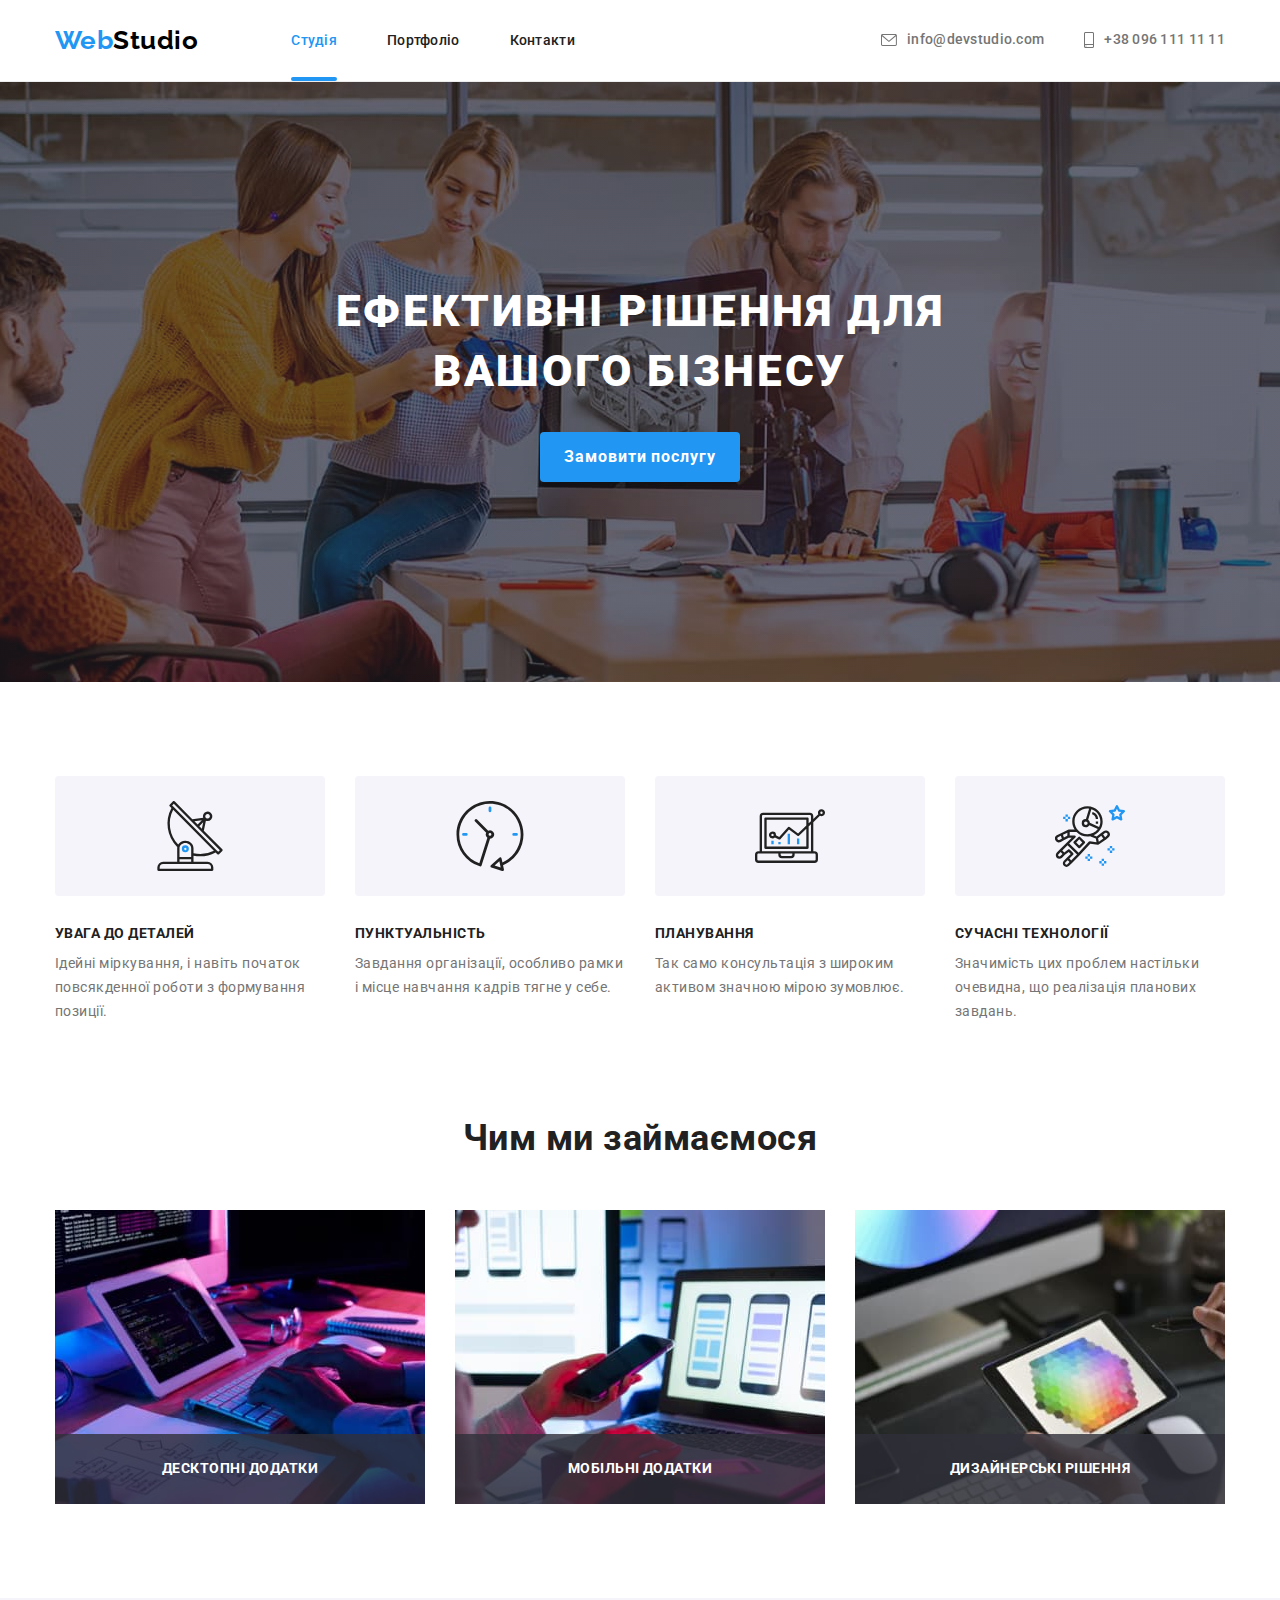
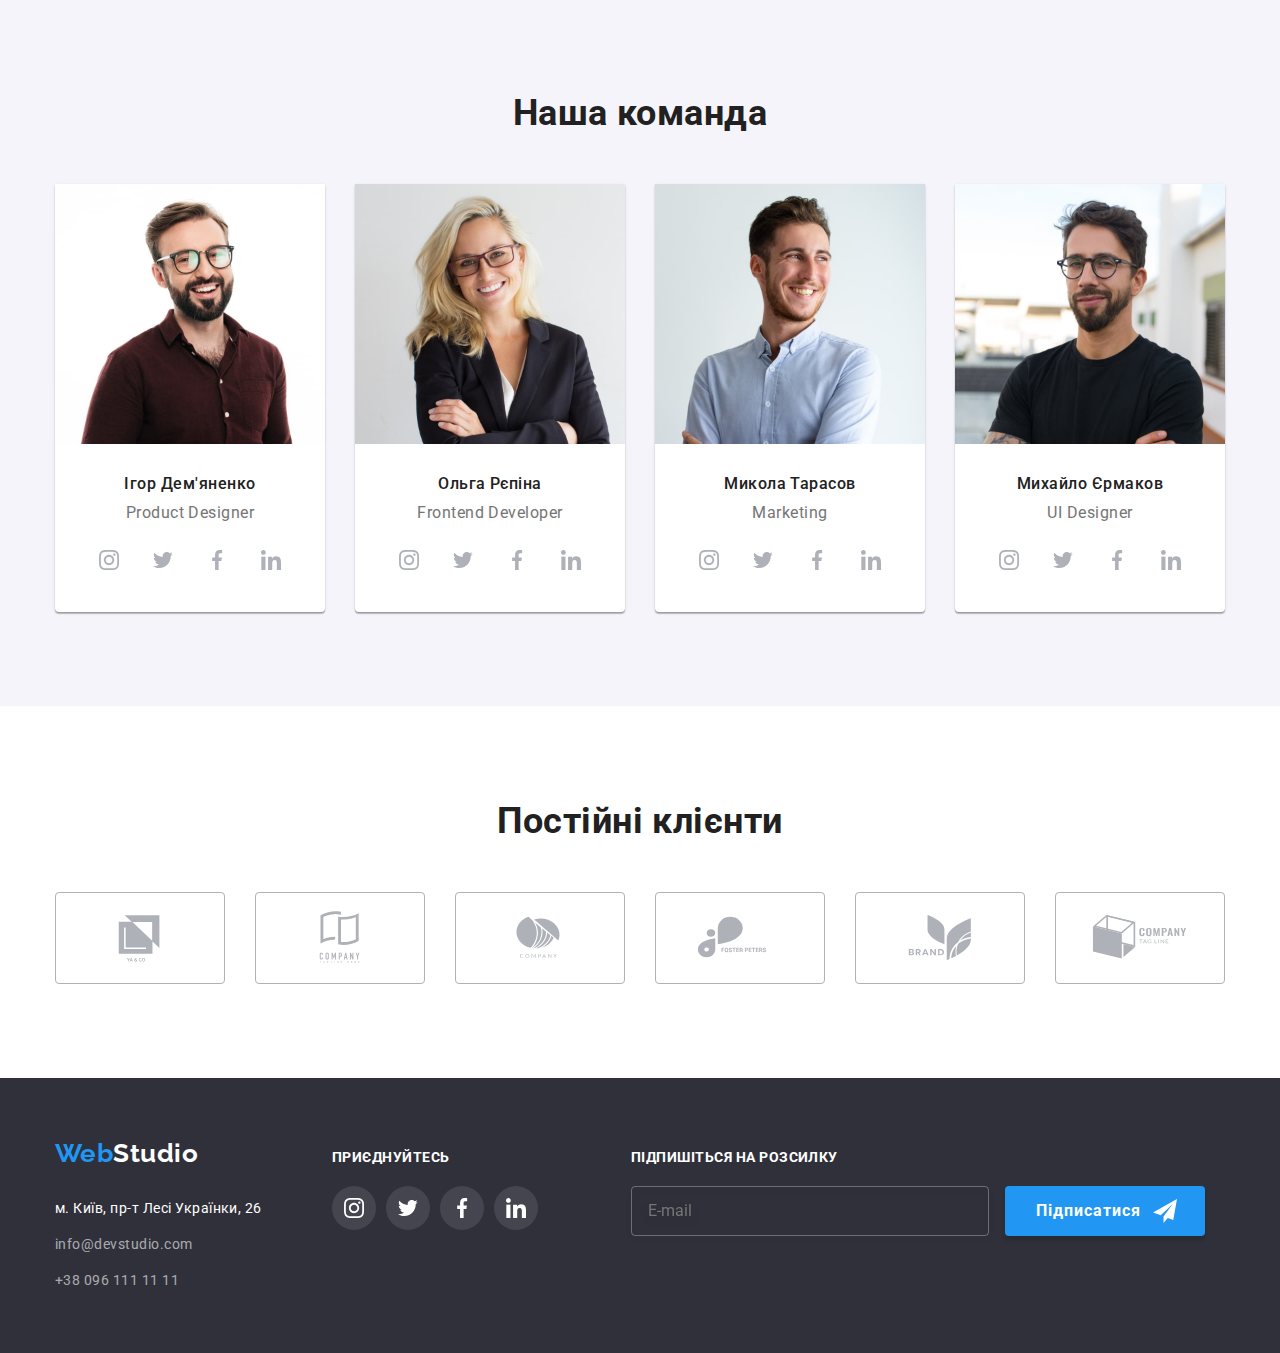
<file: index.html>
<!DOCTYPE html>
<html lang="uk">
  <head>
    <meta charset="UTF-8" />
    <meta http-equiv="X-UA-Compatible" content="IE=edge" />
    <meta name="viewport" content="width=device-width, initial-scale=1.0" />
    <title>WebStudio</title>
    <link
      href="https://fonts.googleapis.com/css2?family=Raleway:wght@700&family=Roboto:wght@400;500;700;900&display=swap"
      rel="stylesheet"
    />
    <link
      rel="stylesheet"
      href="https://cdnjs.cloudflare.com/ajax/libs/modern-normalize/1.1.0/modern-normalize.min.css"
    />

    <link rel="stylesheet" href="./css/main.min.css">
  </head>

  <body>
    <!--Шапка сайту-->
    <header class="header">
      <div class="container header__container">
        <!-- Навігація -->
        <nav class="site-nav">
          <a href="./index.html" lang="en" class="logo-header"
            ><span class="logo__web">Web</span>Studio</a
          >
          <ul class="site-nav__list list">
            <li class="site-nav__item">
              <a
                href="./index.html"
                class="site-nav__link site-nav__link--current"
                >Студія</a
              >
            </li>
            <li class="site-nav__item">
              <a href="./portfolio.html" class="site-nav__link">Портфоліо</a>
            </li>
            <li class="site-nav__item">
              <a href="#" class="site-nav__link">Контакти</a>
            </li>
          </ul>
        </nav>

        <!-- Контакти -->
        <ul class="contacts-nav list">
          <li class="contacts-nav__item">
            <a href="mailto:info@devstudio.com" class="contacts-nav__link">
              <svg width="16" height="12" class="contacts-nav__svg-envelope">
                <use href="./images/icons.svg#icon-envelope-hover"></use>
              </svg>
              info@devstudio.com
            </a>
          </li>
          <li class="contacts-nav__item">
            <a href="tel:+380961111111" class="contacts-nav__link">
              <svg width="10" height="16" class="contacts-nav__svg-smartphone">
                <use href="./images/icons.svg#icon-smartphone"></use>
              </svg>
              +38 096 111 11 11</a
            >
          </li>
        </ul>
      </div>
    </header>

    <main>
      <!--Секція hero-->
      <section class="hero">
        <h1 class="hero__title">Ефективні рішення для вашого бізнесу</h1>
        <button type="button" class="hero__btn" data-modal-open>
          Замовити послугу
        </button>
        <!-- Модалка -->
        <div class="backdrop is-hidden" data-modal>
          <div class="modal">
            <button type="button" class="modal__btn" data-modal-close>
              <svg class="modal__svg">
                <use href="./images/icons.svg#icon-close-black"></use>
              </svg>
            </button>
            <b class="modal__title">Залиште свої дані, ми вам передзвонимо</b>

            <form class="form">
              <label class="form__field">
                <span class="form__title">Ім'я</span>
                <input type="text" class="form__input" name="name" />
                <svg class="form__svg">
                  <use href="./images/icons.svg#icon-person"></use>
                </svg>
              </label>

              <label class="form__field">
                <span class="form__title">Телефон</span>
                <input type="tel" class="form__input" name="tel" />
                <svg class="form__svg">
                  <use href="./images/icons.svg#icon-phone"></use>
                </svg>
              </label>

              <label class="form__field">
                <span class="form__title">Пошта</span>
                <input type="email" class="form__input" name="email" />
                <svg class="form__svg">
                  <use href="./images/icons.svg#icon-email"></use>
                </svg>
              </label>

              <label class="form__comment">
                <span class="form__title">Коментар</span>
                <textarea
                  name="comment"
                  rows="8"
                  placeholder="Введіть текст"
                  class="form__textarea"
                ></textarea>
              </label>

              <label class="checkbox">
                <input
                  type="checkbox"
                  name="checkbox"
                  class="checkbox__input"
                  value="consent"
                />
                <svg class="checkbox__svg">
                  <use href="./images/icons.svg#icon-check"></use>
                </svg>

                <span class="checkbox__text"
                  >Погоджуюся з розсилкою та приймаю&nbsp;
                  <a href="#" class="checkbox__link">Умови договору</a>
                </span>
              </label>
              <button type="submit" class="form__btn">Відправити</button>
            </form>
          </div>
        </div>
      </section>

      <!--Секція особливості-->
      <section class="features">
        <div class="container">
          <h2 class="visually-hidden">Особливості</h2>

          <ul class="features__list list">
            <li class="features__item">
              <div class="features__box features__icon-antenna">
                <h3 class="features__title">Увага до деталей</h3>
                <p class="features__descr">
                  Ідейні міркування, і навіть початок повсякденної роботи з
                  формування позиції.
                </p>
              </div>
            </li>

            <li class="features__item">
              <div class="features__box features__icon-clock">
                <h3 class="features__title">Пунктуальність</h3>
                <p class="features__descr">
                  Завдання організації, особливо рамки і місце навчання кадрів
                  тягне у себе.
                </p>
              </div>
            </li>

            <li class="features__item">
              <div class="features__box features__icon-diagram">
                <h3 class="features__title">Планування</h3>
                <p class="features__descr">
                  Так само консультація з широким активом значною мірою
                  зумовлює.
                </p>
              </div>
            </li>

            <li class="features__item">
              <div class="features__box features__icon-astronaut">
                <h3 class="features__title">Сучасні технології</h3>
                <p class="features__descr">
                  Значимість цих проблем настільки очевидна, що реалізація
                  планових завдань.
                </p>
              </div>
            </li>
          </ul>
        </div>
      </section>
      <!--Секція чим ми займаємося-->
      <section class="actions">
        <div class="container">
          <h2 class="section-title">Чим ми займаємося</h2>
          <ul class="list actions__list">
            <li class="actions__item">
              <div>
                <img
                  src="./images/desktop_app.jpeg"
                  alt="десктопні додатки"
                  width="370"
                />
                <p class="actions__descr">Десктопні додатки</p>
              </div>
            </li>
            <li class="actions__item">
              <div>
                <img
                  src="./images/mobile_app.jpeg"
                  alt="мобільні додатки"
                  width="370"
                />
                <p class="actions__descr">Мобільні додатки</p>
              </div>
            </li>
            <li class="actions__item">
              <div>
                <img
                  src="./images/design_solutions.jpeg"
                  alt="дизайнерські рішення"
                  width="370"
                />
                <p class="actions__descr">Дизайнерські рішення</p>
              </div>
            </li>
          </ul>
        </div>
      </section>

      <!--Секція наша команда-->
      <section class="team">
        <div class="container team__container">
          <h2 class="section-title">Наша команда</h2>
          <ul class="list team__list">
            <li class="team__item">
              <img
                src="./images/ihor.jpeg"
                alt="Портрет Ігора Дем'яненко"
                width="270"
              />
              <div class="team__text">
                <h3 class="team__title">Ігор Дем'яненко</h3>
                <p class="team__position" lang="en">Product Designer</p>

                <ul class="social list">
                  <li class="social__item">
                    <a
                      href="#"
                      target="_blank"
                      rel="noreferrer noopener"
                      class="social__link"
                    >
                      <svg width="20" height="20">
                        <use href="./images/icons.svg#icon-instagram"></use>
                      </svg>
                    </a>
                  </li>
                  <li class="social__item">
                    <a
                      href="#"
                      target="_blank"
                      rel="noreferrer noopener"
                      class="social__link"
                    >
                      <svg width="20" height="20">
                        <use href="./images/icons.svg#icon-twitter"></use>
                      </svg>
                    </a>
                  </li>
                  <li class="social__item">
                    <a
                      href="#"
                      target="_blank"
                      rel="noreferrer noopener"
                      class="social__link"
                    >
                      <svg width="20" height="20">
                        <use href="./images/icons.svg#icon-facebook"></use>
                      </svg>
                    </a>
                  </li>
                  <li class="social__item">
                    <a
                      href="#"
                      target="_blank"
                      rel="noreferrer noopener"
                      class="social__link"
                    >
                      <svg width="20" height="20">
                        <use href="./images/icons.svg#icon-linkedin"></use>
                      </svg>
                    </a>
                  </li>
                </ul>
              </div>
            </li>
            <li class="team__item">
              <img
                src="./images/olha.jpeg"
                alt="портрет Ольги Рєпіної"
                width="270"
              />
              <div class="team__text">
                <h3 class="team__title">Ольга Рєпіна</h3>
                <p class="team__position" lang="en">Frontend Developer</p>
                <ul class="social list">
                  <li class="social__item">
                    <a
                      href="#"
                      target="_blank"
                      rel="noreferrer noopener"
                      class="social__link"
                    >
                      <svg width="20" height="20">
                        <use href="./images/icons.svg#icon-instagram"></use>
                      </svg>
                    </a>
                  </li>
                  <li class="social__item">
                    <a
                      href="#"
                      target="_blank"
                      rel="noreferrer noopener"
                      class="social__link"
                    >
                      <svg width="20" height="20">
                        <use href="./images/icons.svg#icon-twitter"></use>
                      </svg>
                    </a>
                  </li>
                  <li class="social__item">
                    <a
                      href="#"
                      target="_blank"
                      rel="noreferrer noopener"
                      class="social__link"
                    >
                      <svg width="20" height="20">
                        <use href="./images/icons.svg#icon-facebook"></use>
                      </svg>
                    </a>
                  </li>
                  <li class="social__item">
                    <a
                      href="#"
                      target="_blank"
                      rel="noreferrer noopener"
                      class="social__link"
                    >
                      <svg width="20" height="20">
                        <use href="./images/icons.svg#icon-linkedin"></use>
                      </svg>
                    </a>
                  </li>
                </ul>
              </div>
            </li>
            <li class="team__item">
              <img
                src="./images/mykola.jpeg"
                alt="портрет Миколи Тарасова"
                width="270"
              />
              <div class="team__text">
                <h3 class="team__title">Микола Тарасов</h3>
                <p class="team__position" lang="en">Marketing</p>
                <ul class="social list">
                  <li class="social__item">
                    <a
                      href="#"
                      target="_blank"
                      rel="noreferrer noopener"
                      class="social__link"
                    >
                      <svg width="20" height="20">
                        <use href="./images/icons.svg#icon-instagram"></use>
                      </svg>
                    </a>
                  </li>
                  <li class="social__item">
                    <a
                      href="#"
                      target="_blank"
                      rel="noreferrer noopener"
                      class="social__link"
                    >
                      <svg width="20" height="20">
                        <use href="./images/icons.svg#icon-twitter"></use>
                      </svg>
                    </a>
                  </li>
                  <li class="social__item">
                    <a
                      href="#"
                      target="_blank"
                      rel="noreferrer noopener"
                      class="social__link"
                    >
                      <svg width="20" height="20">
                        <use href="./images/icons.svg#icon-facebook"></use>
                      </svg>
                    </a>
                  </li>
                  <li class="social__item">
                    <a
                      href="#"
                      target="_blank"
                      rel="noreferrer noopener"
                      class="social__link"
                    >
                      <svg width="20" height="20">
                        <use href="./images/icons.svg#icon-linkedin"></use>
                      </svg>
                    </a>
                  </li>
                </ul>
              </div>
            </li>
            <li class="team__item">
              <img
                src="./images/mykhailo.jpeg"
                alt="портрет Михайла Єрмакова"
                width="270"
              />
              <div class="team__text">
                <h3 class="team__title">Михайло Єрмаков</h3>
                <p class="team__position" lang="en">UI Designer</p>
                <ul class="social list">
                  <li class="social__item">
                    <a
                      href="#"
                      target="_blank"
                      rel="noreferrer noopener"
                      class="social__link"
                    >
                      <svg width="20" height="20">
                        <use href="./images/icons.svg#icon-instagram"></use>
                      </svg>
                    </a>
                  </li>
                  <li class="social__item">
                    <a
                      href="#"
                      target="_blank"
                      rel="noreferrer noopener"
                      class="social__link"
                    >
                      <svg width="20" height="20">
                        <use href="./images/icons.svg#icon-twitter"></use>
                      </svg>
                    </a>
                  </li>
                  <li class="social__item">
                    <a
                      href="#"
                      target="_blank"
                      rel="noreferrer noopener"
                      class="social__link"
                    >
                      <svg width="20" height="20">
                        <use href="./images/icons.svg#icon-facebook"></use>
                      </svg>
                    </a>
                  </li>
                  <li class="social__item">
                    <a
                      href="#"
                      target="_blank"
                      rel="noreferrer noopener"
                      class="social__link"
                    >
                      <svg width="20" height="20">
                        <use href="./images/icons.svg#icon-linkedin"></use>
                      </svg>
                    </a>
                  </li>
                </ul>
              </div>
            </li>
          </ul>
        </div>
      </section>

      <!--Секція постійні клієнти-->
      <section class="clients">
        <div class="container">
          <h2 class="section-title">Постійні клієнти</h2>
          <ul class="clients__list">
            <li class="clients__item">
              <a
                href="#"
                target="_blank"
                rel="noreferrer noopener"
                class="clients__icon"
              >
                <svg width="106" height="60" class="clients__svg">
                  <use href="./images/icons.svg#icon-company-1"></use>
                </svg>
              </a>
            </li>
            <li class="clients__item">
              <a
                href="#"
                target="_blank"
                rel="noreferrer noopener"
                class="clients__icon"
              >
                <svg width="106" height="60" class="clients__svg">
                  <use href="./images/icons.svg#icon-company-2"></use>
                </svg>
              </a>
            </li>
            <li class="clients__item">
              <a
                href="#"
                target="_blank"
                rel="noreferrer noopener"
                class="clients__icon"
              >
                <svg width="106" height="60" class="clients__svg">
                  <use href="./images/icons.svg#icon-company-3"></use>
                </svg>
              </a>
            </li>
            <li class="clients__item">
              <a
                href="#"
                target="_blank"
                rel="noreferrer noopener"
                class="clients__icon"
              >
                <svg width="106" height="60" class="clients__svg">
                  <use href="./images/icons.svg#icon-company-4"></use>
                </svg>
              </a>
            </li>
            <li class="clients__item">
              <a href="#" class="clients__icon">
                <svg width="106" height="60" class="clients__svg">
                  <use href="./images/icons.svg#icon-company-5"></use>
                </svg>
              </a>
            </li>
            <li class="clients__item">
              <a
                href="#"
                target="_blank"
                rel="noreferrer noopener"
                class="clients__icon"
              >
                <svg width="106" height="60" class="clients__svg">
                  <use href="./images/icons.svg#icon-company-6"></use>
                </svg>
              </a>
            </li>
          </ul>
        </div>
      </section>
    </main>

    <!--ФУТЕР-->
    <footer class="footer">
      <div class="container footer__container">
        <div class="footer__address">
          <a href="./index.html" lang="en" class="logo footer__logo">
            <span class="logo__web">Web</span
            ><span class="logo__studio">Studio</span>
          </a>
          <!-- Футер адреса -->
          <address>
            <ul class="address__list list">
              <li class="address__item">
                <a
                  href="https://goo.gl/maps/CPtrU1FHBa2aNyZL9"
                  target="_blank"
                  rel="noopener noreferrer nofollow"
                  class="address__link-map"
                  >м. Київ, пр-т Лесі Українки, 26
                </a>
              </li>
              <li class="address__item">
                <a href="mailto:info@devstudio.com" class="address__link-contacts">
                  info@devstudio.com
                </a>
              </li>
              <li class="address__item">
                <a href="tel:+380961111111" class="address__link-contacts">
                  +38 096 111 11 11
                </a>
              </li>
            </ul>
          </address>
        </div>

        <!-- Футер соцмережі -->
        <div class="footer-social">
          <h3 class="footer-social__title">приєднуйтесь</h3>
          <ul class="footer-social__list list">
            <li class="footer-social__item">
              <a
                href="#"
                target="_blank"
                rel="noreferrer noopener"
                class="footer-social__link"
              >
                <svg class="footer-icon" width="20" height="20">
                  <use href="./images/icons.svg#icon-instagram"></use>
                </svg>
              </a>
            </li>
            <li class="footer-social__item">
              <a
                href="#"
                target="_blank"
                rel="noreferrer noopener"
                class="footer-social__link"
              >
                <svg class="footer-icon" width="20" height="20">
                  <use href="./images/icons.svg#icon-twitter"></use>
                </svg>
              </a>
            </li>
            <li class="footer-social__item">
              <a
                href="#"
                target="_blank"
                rel="noreferrer noopener"
                class="footer-social__link"
              >
                <svg class="footer-icon" width="20" height="20">
                  <use href="./images/icons.svg#icon-facebook"></use>
                </svg>
              </a>
            </li>
            <li class="footer-social__item">
              <a
                href="#"
                target="_blank"
                rel="noreferrer noopener"
                class="footer-social__link"
              >
                <svg class="footer-icon" width="20" height="20">
                  <use href="./images/icons.svg#icon-linkedin"></use>
                </svg>
              </a>
            </li>
          </ul>
        </div>
        <!-- Футер підписка -->
        <div class="subscription">
          <b class="subscription__title footer-social__title"
            >Підпишіться на розсилку</b
          >
          <form>
            <label for="email" class="form-email"></label>
            <input
              type="email"
              name="email"
              placeholder="E-mail"
              id="email"
              class="subscription__input"
            />
            <button type="submit" class="subscription__btn">
              Підписатися
              <svg class="subscription__svg">
                <use href="./images/icons.svg#icon-icon"></use>
              </svg>
            </button>
          </form>
        </div>
      </div>
    </footer>
    <script src="./js/modal.js"></script>
  </body>
</html>
</file>
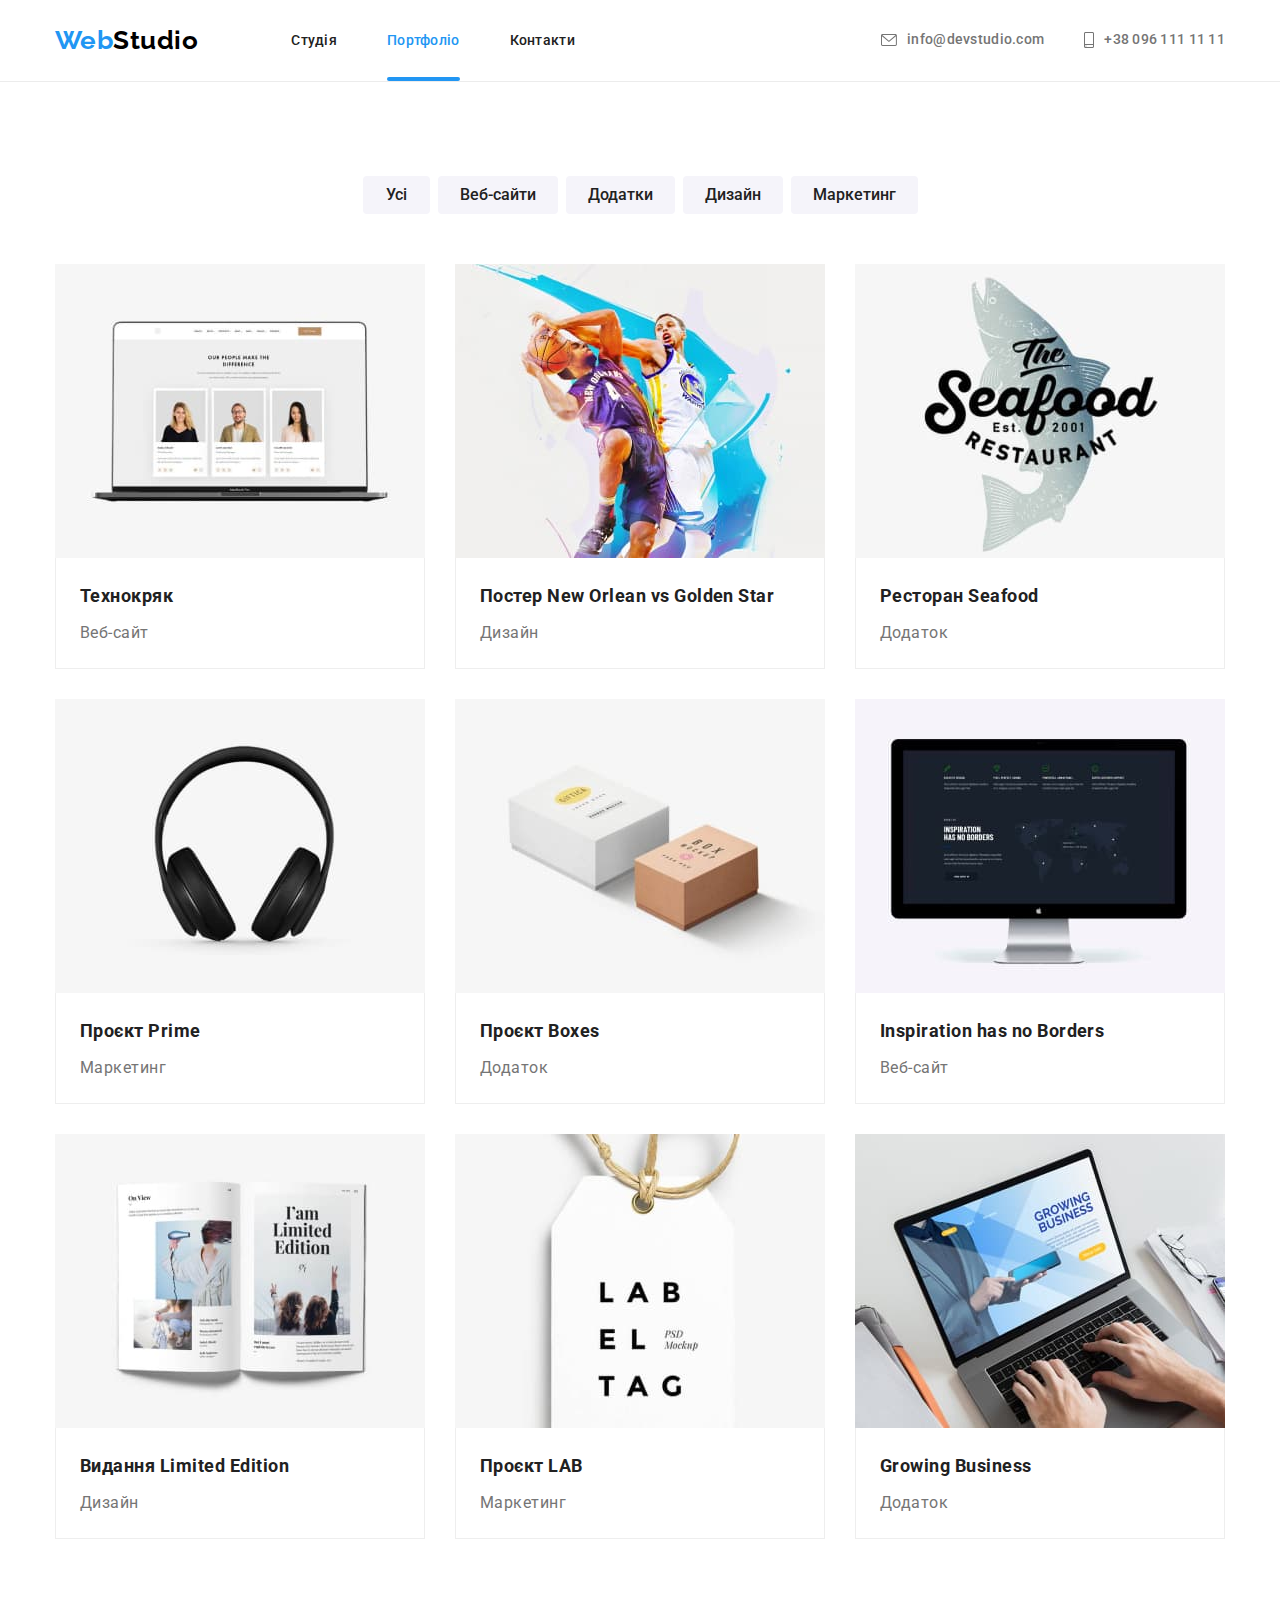
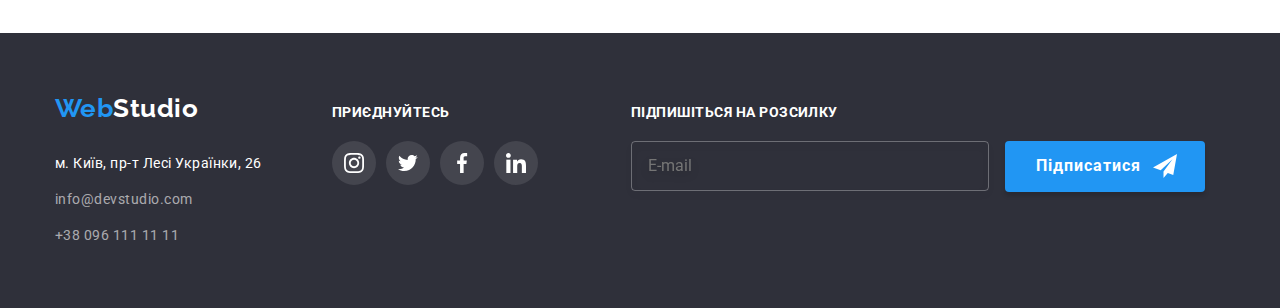
<file: portfolio.html>
<!DOCTYPE html>
<html lang="en">
  <head>
    <meta charset="UTF-8" />
    <meta http-equiv="X-UA-Compatible" content="IE=edge" />
    <meta name="viewport" content="width=device-width, initial-scale=1.0" />
    <title>Portfolio</title>
    <link
      href="https://fonts.googleapis.com/css2?family=Raleway:wght@700&family=Roboto:wght@400;500;700;900&display=swap"
      rel="stylesheet"
    />
    <link
      rel="stylesheet"
      href="https://cdnjs.cloudflare.com/ajax/libs/modern-normalize/1.1.0/modern-normalize.min.css"
    />
    <link rel="stylesheet" href="./css/main.min.css">
  </head>
  <body>
    <!--Шапка сайту-->
    <header class="header">
      <div class="container header__container">
        <!-- Навігація -->
        <nav class="site-nav">
          <a href="./index.html" lang="en" class="logo-header"
            ><span class="logo__web">Web</span>Studio</a
          >
          <ul class="site-nav__list list">
            <li class="site-nav__item">
              <a
                href="./index.html"
                class="site-nav__link"
                >Студія</a
              >
            </li>
            <li class="site-nav__item">
              <a href="./portfolio.html" class="site-nav__link site-nav__link--current">Портфоліо</a>
            </li>
            <li class="site-nav__item">
              <a href="#" class="site-nav__link">Контакти</a>
            </li>
          </ul>
        </nav>

        <!-- Контакти -->
        <ul class="contacts-nav list">
          <li class="contacts-nav__item">
            <a href="mailto:info@devstudio.com" class="contacts-nav__link">
              <svg width="16" height="12" class="contacts-nav__svg-envelope">
                <use href="./images/icons.svg#icon-envelope-hover"></use>
              </svg>
              info@devstudio.com
            </a>
          </li>
          <li class="contacts-nav__item">
            <a href="tel:+380961111111" class="contacts-nav__link">
              <svg width="10" height="16" class="contacts-nav__svg-smartphone">
                <use href="./images/icons.svg#icon-smartphone"></use>
              </svg>
              +38 096 111 11 11</a
            >
          </li>
        </ul>
      </div>
    </header>
    <main>
      <!--Секція Портфоліо-->
      <section class="portfolio">
        <div class="container">
          <h1 class="visually-hidden">Портфоліо</h1>
          <!-- Кнопки -->
          <ul class="list portfolio__list">
            <li class="portfolio__item">
              <button type="button" class="portfolio__btn">Усі</button>
            </li>
            <li class="portfolio__item">
              <button type="button" class="portfolio__btn">Веб-сайти</button>
            </li>
            <li class="portfolio__item">
              <button type="button" class="portfolio__btn">Додатки</button>
            </li>
            <li class="portfolio__item">
              <button type="button" class="portfolio__btn">Дизайн</button>
            </li>
            <li class="portfolio__item">
              <button type="button" class="portfolio__btn">Маркетинг</button>
            </li>
          </ul>
          <!-- Картки -->
          <ul class="card list">
            <li class="card__item">
              <a href="#" class="card__link">
                <div class="card__overlay">
                  <img
                    src="./images/page_design.jpeg"
                    alt="Дизайн веб-сторінки"
                    width="370"
                    class="card__img"
                  />
                  <p class="card__overlay-text">
                    Ресурс пропонує комплексні пропозиції з різним рівнем
                    функціоналу та сервісів. Все це дозволить відвідувачу
                    отримати вичерпні відомості про компанію чи приватну особу.
                  </p>
                </div>
                <div class="card__text">
                  <h2 class="card__title">Технокряк</h2>
                  <p class="card__descr">Веб-сайт</p>
                </div>
              </a>
            </li>
            <li class="card__item">
              <a href="#" class="card__link">
                <div class="card__overlay">
                  <img
                    src="./images/basketball.jpeg"
                    alt="Постер з двома баскетболістами"
                    width="370"
                    class="card__img"
                  />
                  <p class="card__overlay-text">
                    Ресурс пропонує комплексні пропозиції з різним рівнем
                    функціоналу та сервісів. Все це дозволить відвідувачу
                    отримати вичерпні відомості про компанію чи приватну особу.
                  </p>
                </div>
                <div class="card__text">
                  <h2 class="card__title">
                    Постер <span lang="en">New Orlean vs Golden Star</span>
                  </h2>
                  <p class="card__descr">Дизайн</p>
                </div>
              </a>
            </li>
            <li class="card__item">
              <a href="#" class="card__link">
                <div class="card__overlay">
                  <img
                    src="./images/fish_restaurant.jpeg"
                    alt="Постер рибного ресторану"
                    width="370"
                    class="card__img"
                  />
                  <p class="card__overlay-text">
                    Ресурс пропонує комплексні пропозиції з різним рівнем
                    функціоналу та сервісів. Все це дозволить відвідувачу
                    отримати вичерпні відомості про компанію чи приватну особу.
                  </p>
                </div>
                <div class="card__text">
                  <h2 class="card__title">
                    Ресторан <span lang="en">Seafood</span>
                  </h2>
                  <p class="card__descr">Додаток</p>
                </div>
              </a>
            </li>
            <li class="card__item">
              <a href="#" class="card__link">
                <div class="card__overlay">
                  <img
                    src="./images/headphones.jpeg"
                    alt="Навушники"
                    width="370"
                    class="card__img"
                  />
                  <p class="card__overlay-text">
                    Ресурс пропонує комплексні пропозиції з різним рівнем
                    функціоналу та сервісів. Все це дозволить відвідувачу
                    отримати вичерпні відомості про компанію чи приватну особу.
                  </p>
                </div>
                <div class="card__text">
                  <h2 class="card__title">
                    Проєкт <span lang="en">Prime</span>
                  </h2>
                  <p class="card__descr">Маркетинг</p>
                </div>
              </a>
            </li>
            <li class="card__item">
              <a href="#" class="card__link">
                <div class="card__overlay">
                  <img
                    src="./images/boxes.jpeg"
                    alt="Коробки"
                    width="370"
                    class="card__img"
                  />
                  <p class="card__overlay-text">
                    Ресурс пропонує комплексні пропозиції з різним рівнем
                    функціоналу та сервісів. Все це дозволить відвідувачу
                    отримати вичерпні відомості про компанію чи приватну особу.
                  </p>
                </div>
                <div class="card__text">
                  <h2 class="card__title">
                    Проєкт <span lang="en">Boxes</span>
                  </h2>
                  <p class="card__descr">Додаток</p>
                </div>
              </a>
            </li>
            <li class="card__item">
              <a href="#" class="card__link">
                <div class="card__overlay">
                  <img
                    src="./images/website.jpeg"
                    alt="Веб-сайт"
                    width="370"
                    class="card__img"
                  />
                  <p class="card__overlay-text">
                    Ресурс пропонує комплексні пропозиції з різним рівнем
                    функціоналу та сервісів. Все це дозволить відвідувачу
                    отримати вичерпні відомості про компанію чи приватну особу.
                  </p>
                </div>
                <div class="card__text">
                  <h2 class="card__title" lang="en">
                    Inspiration has no Borders
                  </h2>
                  <p class="card__descr">Веб-сайт</p>
                </div>
              </a>
            </li>
            <li class="card__item">
              <a href="#" class="card__link">
                <div class="card__overlay">
                  <img
                    src="./images/publication_design.jpeg"
                    alt="Видання"
                    width="370"
                    class="card__img"
                  />
                  <p class="card__overlay-text">
                    Ресурс пропонує комплексні пропозиції з різним рівнем
                    функціоналу та сервісів. Все це дозволить відвідувачу
                    отримати вичерпні відомості про компанію чи приватну особу.
                  </p>
                </div>
                <div class="card__text">
                  <h2 class="card__title">
                    Видання <span lang="en">Limited Edition</span>
                  </h2>
                  <p class="card__descr">Дизайн</p>
                </div>
              </a>
            </li>
            <li class="card__item">
              <a href="#" class="card__link">
                <div class="card__overlay">
                  <img
                    src="./images/label_tag.jpeg"
                    alt="Лейбл тег"
                    width="370"
                    class="card__img"
                  />
                  <p class="card__overlay-text">
                    Ресурс пропонує комплексні пропозиції з різним рівнем
                    функціоналу та сервісів. Все це дозволить відвідувачу
                    отримати вичерпні відомості про компанію чи приватну особу.
                  </p>
                </div>
                <div class="card__text">
                  <h2 class="card__title">
                    Проєкт <span class="en">LAB</span>
                  </h2>
                  <p class="card__descr">Маркетинг</p>
                </div>
              </a>
            </li>
            <li class="card__item">
              <a href="#" class="card__link">
                <div class="card__overlay">
                  <img
                    src="./images/web_app.jpeg"
                    alt="Веб-додаток"
                    width="370"
                    class="card__img"
                  />
                  <p class="card__overlay-text">
                    Ресурс пропонує комплексні пропозиції з різним рівнем
                    функціоналу та сервісів. Все це дозволить відвідувачу
                    отримати вичерпні відомості про компанію чи приватну особу.
                  </p>
                </div>
                <div class="card__text">
                  <h2 class="card__title" lang="en">Growing Business</h2>
                  <p class="card__descr">Додаток</p>
                </div>
              </a>
            </li>
          </ul>
        </div>
      </section>
    </main>

    <!--ФУТЕР-->
    <footer class="footer">
      <div class="container footer__container">
        <div class="footer__address">
          <a href="./index.html" lang="en" class="logo footer__logo">
            <span class="logo__web">Web</span
            ><span class="logo__studio">Studio</span>
          </a>
          <!-- Футер адреса -->
          <address>
            <ul class="address__list list">
              <li class="address__item">
                <a
                  href="https://goo.gl/maps/CPtrU1FHBa2aNyZL9"
                  target="_blank"
                  rel="noopener noreferrer nofollow"
                  class="address__link-map"
                  >м. Київ, пр-т Лесі Українки, 26
                </a>
              </li>
              <li class="address__item">
                <a href="mailto:info@devstudio.com" class="address__link-contacts">
                  info@devstudio.com
                </a>
              </li>
              <li class="address__item">
                <a href="tel:+380961111111" class="address__link-contacts">
                  +38 096 111 11 11
                </a>
              </li>
            </ul>
          </address>
        </div>

        <!-- Футер соцмережі -->
        <div class="footer-social">
          <h3 class="footer-social__title">приєднуйтесь</h3>
          <ul class="footer-social__list list">
            <li class="footer-social__item">
              <a
                href="#"
                target="_blank"
                rel="noreferrer noopener"
                class="footer-social__link"
              >
                <svg class="footer-icon" width="20" height="20">
                  <use href="./images/icons.svg#icon-instagram"></use>
                </svg>
              </a>
            </li>
            <li class="footer-social__item">
              <a
                href="#"
                target="_blank"
                rel="noreferrer noopener"
                class="footer-social__link"
              >
                <svg class="footer-icon" width="20" height="20">
                  <use href="./images/icons.svg#icon-twitter"></use>
                </svg>
              </a>
            </li>
            <li class="footer-social__item">
              <a
                href="#"
                target="_blank"
                rel="noreferrer noopener"
                class="footer-social__link"
              >
                <svg class="footer-icon" width="20" height="20">
                  <use href="./images/icons.svg#icon-facebook"></use>
                </svg>
              </a>
            </li>
            <li class="footer-social__item">
              <a
                href="#"
                target="_blank"
                rel="noreferrer noopener"
                class="footer-social__link"
              >
                <svg class="footer-icon" width="20" height="20">
                  <use href="./images/icons.svg#icon-linkedin"></use>
                </svg>
              </a>
            </li>
          </ul>
        </div>
        <!-- Футер підписка -->
        <div class="subscription">
          <b class="subscription__title footer-social__title"
            >Підпишіться на розсилку</b
          >
          <form>
            <label for="email" class="form-email"></label>
            <input
              type="email"
              name="email"
              placeholder="E-mail"
              id="email"
              class="subscription__input"
            />
            <button type="submit" class="subscription__btn">
              Підписатися
              <svg class="subscription__svg">
                <use href="./images/icons.svg#icon-icon"></use>
              </svg>
            </button>
          </form>
        </div>
      </div>
    </footer>
  </body>
</html>
</file>
<file: css/main.min.css>
.list{padding:0;margin:0;list-style:none}h1,h2,h3,p{margin-top:0}body{margin:0;font-family:Roboto,system-ui;font-style:normal;font-weight:400;letter-spacing:.03em;color:#757575}img{display:block;max-width:100%;height:auto}a{text-decoration:none;color:inherit}.container{margin-bottom:0;margin-left:auto;margin-right:auto;width:1200px;padding-left:15px;padding-right:15px}.logo-header{margin-right:93px;padding:25px 0;font-family:Raleway,sans-serif;font-weight:700;font-size:26px;line-height:1.19;color:#000}.logo__web{color:#2196f3}.logo__studio{color:#fff}.visually-hidden{position:absolute;white-space:nowrap;width:1px;height:1px;overflow:hidden;border:0;padding:0;clip:rect(0 0 0 0);-webkit-clip-path:inset(50%);clip-path:inset(50%);margin:-1px}.header{border-bottom:1px solid #ececec}.header__container{display:-webkit-box;display:-ms-flexbox;display:flex;margin-top:0;margin-bottom:0}.site-nav{display:-webkit-box;display:-ms-flexbox;display:flex;-webkit-box-align:center;-ms-flex-align:center;align-items:center}.site-nav__list{display:-webkit-box;display:-ms-flexbox;display:flex}.site-nav__item:not(:last-child){margin-right:50px}.site-nav__link{position:relative;padding:32px 0;font-weight:500;font-size:14px;line-height:1.14;letter-spacing:.02em;color:#212121;-webkit-transition:color 250ms cubic-bezier(0.4, 0, 0.2, 1);transition:color 250ms cubic-bezier(0.4, 0, 0.2, 1)}.site-nav__link--current::after{content:"";position:absolute;display:block;width:100%;height:4px;border-radius:2px;bottom:-1px;background-color:#2196f3}.site-nav__link:hover,.site-nav__link:focus{color:#2196f3}.site-nav__link--current{color:#2196f3}.contacts-nav{position:relative;display:-webkit-box;display:-ms-flexbox;display:flex;-webkit-box-align:center;-ms-flex-align:center;align-items:center;margin-left:auto}.contacts-nav__item:not(:last-child){margin-right:40px}.contacts-nav__link{color:#757575;font-weight:500;font-size:14px;line-height:1.14;letter-spacing:.02em;-webkit-transition:color 250ms cubic-bezier(0.4, 0, 0.2, 1);transition:color 250ms cubic-bezier(0.4, 0, 0.2, 1)}.contacts-nav__link:hover,.contacts-nav__link:focus{color:#2196f3}.contacts-nav__link{display:-webkit-inline-box;display:-ms-inline-flexbox;display:inline-flex;-webkit-box-align:center;-ms-flex-align:center;align-items:center;font-weight:500;letter-spacing:.02em;color:#757575;padding-top:32px;padding-bottom:32px;fill:currentColor}.contacts-nav__link:hover,.contacts-nav__link:focus{color:#2196f3}.contacts-nav__svg-envelope{margin-right:10px;width:16px;height:12px}.contacts-nav__svg-smartphone{margin-right:10px;width:10px;height:16px}.hero{padding:200px;max-width:1600px;margin-right:auto;margin-left:auto;background-color:#c4c4c4;text-align:center;background-image:-webkit-gradient(linear, left bottom, left top, from(rgba(47, 48, 58, 0.4)), to(rgba(47, 48, 58, 0.4))),url(../images/hero-bg.jpeg);background-image:linear-gradient(to top, rgba(47, 48, 58, 0.4), rgba(47, 48, 58, 0.4)),url(../images/hero-bg.jpeg);background-repeat:no-repeat;background-position:center;background-size:cover}.hero__title{margin-bottom:30px;margin:auto;max-width:696px;font-weight:900;font-size:44px;line-height:1.36;text-align:center;letter-spacing:.06em;text-transform:uppercase;color:#fff}.hero__btn{margin-top:30px;border-radius:4px;padding:10px 24px;min-width:67px;font-family:Roboto,system-ui;font-weight:700;font-size:16px;line-height:1.88;letter-spacing:.06em;cursor:pointer;-webkit-transition:background-color 250ms cubic-bezier(0.4, 0, 0.2, 1);transition:background-color 250ms cubic-bezier(0.4, 0, 0.2, 1);border:0;border-radius:4px;-webkit-box-shadow:0px 4px 4px rgba(0,0,0,.15);box-shadow:0px 4px 4px rgba(0,0,0,.15);color:#fff;background-color:#2196f3}.hero__btn:hover,.hero__btn:focus{background-color:#188ce8}.modal{position:absolute;top:50%;left:50%;-webkit-transform:translate(-50%, -50%) scale(1);transform:translate(-50%, -50%) scale(1);-webkit-transition:-webkit-transform 250ms cubic-bezier(0.4, 0, 0.2, 1);transition:-webkit-transform 250ms cubic-bezier(0.4, 0, 0.2, 1);transition:transform 250ms cubic-bezier(0.4, 0, 0.2, 1);transition:transform 250ms cubic-bezier(0.4, 0, 0.2, 1), -webkit-transform 250ms cubic-bezier(0.4, 0, 0.2, 1);min-width:528px;min-height:581px;padding:40px;background:#fff}.modal__btn{position:absolute;top:8px;right:8px;width:30px;height:30px;padding:6px;border:1px solid rgba(0,0,0,.1);border-radius:50%;cursor:pointer;background-color:#fff;fill:#000}.modal__btn:hover,.modal__btn:focus{fill:#2196f3}.modal__svg{position:absolute;width:18px;height:18px;top:50%;-webkit-transform:translate(-50%, -50%);transform:translate(-50%, -50%)}.modal__title{display:inline-block;margin-bottom:12px;font-weight:700;font-size:20px;line-height:1.15;text-align:center;letter-spacing:.03em;color:#212121}.backdrop{position:fixed;top:0;left:0;width:100%;height:100%;opacity:1;-webkit-transition:visibility 250ms cubic-bezier(0.4, 0, 0.2, 1),opacity 250ms cubic-bezier(0.4, 0, 0.2, 1);transition:visibility 250ms cubic-bezier(0.4, 0, 0.2, 1),opacity 250ms cubic-bezier(0.4, 0, 0.2, 1);visibility:visible;background-color:rgba(0,0,0,.2)}.backdrop.is-hidden{visibility:hidden;opacity:0;pointer-events:none}.form{display:-webkit-box;display:-ms-flexbox;display:flex;-webkit-box-orient:vertical;-webkit-box-direction:normal;-ms-flex-direction:column;flex-direction:column;-webkit-box-align:start;-ms-flex-align:start;align-items:flex-start}.form__title{margin-bottom:4px;font-size:12px;line-height:1.17;letter-spacing:.01em}.form__input{width:448px;height:40px;padding-left:42px;border:1px solid rgba(33,33,33,.2);border-radius:4px;cursor:pointer}.form__field:focus-within>.form__input,.form__field:focus-within>.form__svg,.form__comment:focus-within>.form__textarea{fill:#2196f3;outline:none;border-color:#2196f3}.form__field{position:relative;display:-webkit-box;display:-ms-flexbox;display:flex;-webkit-box-orient:vertical;-webkit-box-direction:normal;-ms-flex-direction:column;flex-direction:column;-webkit-box-align:start;-ms-flex-align:start;align-items:flex-start;margin-bottom:10px}.form__svg{position:absolute;top:50%;left:15px;width:18px;height:18px}.form__comment{display:-webkit-box;display:-ms-flexbox;display:flex;-webkit-box-orient:vertical;-webkit-box-direction:normal;-ms-flex-direction:column;flex-direction:column;-webkit-box-align:start;-ms-flex-align:start;align-items:flex-start;margin-bottom:20px}.form__textarea{resize:none;width:448px;height:120px;padding:12px 16px;border:1px solid rgba(33,33,33,.2);border-radius:4px}.form__textarea::-webkit-input-placeholder{font-size:12px;line-height:1.17;letter-spacing:.01em;color:rgba(117,117,117,.5)}.form__textarea::-moz-placeholder{font-size:12px;line-height:1.17;letter-spacing:.01em;color:rgba(117,117,117,.5)}.form__textarea:-ms-input-placeholder{font-size:12px;line-height:1.17;letter-spacing:.01em;color:rgba(117,117,117,.5)}.form__textarea::-ms-input-placeholder{font-size:12px;line-height:1.17;letter-spacing:.01em;color:rgba(117,117,117,.5)}.form__textarea::placeholder{font-size:12px;line-height:1.17;letter-spacing:.01em;color:rgba(117,117,117,.5)}.form__btn{padding:10px 52px;min-width:200px;min-height:50px;margin-left:auto;margin-right:auto;-webkit-box-pack:center;-ms-flex-pack:center;justify-content:center;-webkit-box-align:center;-ms-flex-align:center;align-items:center;font-weight:700;font-size:16px;line-height:1.88;letter-spacing:.06em;cursor:pointer;-webkit-transition:background-color 250ms cubic-bezier(0.4, 0, 0.2, 1);transition:background-color 250ms cubic-bezier(0.4, 0, 0.2, 1);border:0;border-radius:4px;-webkit-box-shadow:0px 4px 4px rgba(0,0,0,.15);box-shadow:0px 4px 4px rgba(0,0,0,.15);color:#fff;background-color:#2196f3}.form__btn:hover,.form__btn:focus{background-color:#188ce8}.checkbox{display:-webkit-box;display:-ms-flexbox;display:flex;-webkit-box-pack:center;-ms-flex-pack:center;justify-content:center;-webkit-box-align:center;-ms-flex-align:center;align-items:center;margin-left:auto;margin-right:auto;margin-bottom:30px}.checkbox__text{display:-webkit-box;display:-ms-flexbox;display:flex;-webkit-box-pack:center;-ms-flex-pack:center;justify-content:center;-webkit-box-align:center;-ms-flex-align:center;align-items:center;font-size:14px;line-height:1.71}.checkbox__link{text-decoration:underline;cursor:pointer;color:#2196f3}.checkbox__input{position:absolute;white-space:nowrap;width:1px;height:1px;overflow:hidden;border:0;padding:0;clip:rect(0 0 0 0);-webkit-clip-path:inset(50%);clip-path:inset(50%);margin:-1px;cursor:pointer}.checkbox__svg{width:16px;height:15px;margin-right:8.38px;border:2px solid #212121;border-radius:4px;fill:#fff;-webkit-transition:background-color 250ms cubic-bezier(0.4, 0, 0.2, 1);transition:background-color 250ms cubic-bezier(0.4, 0, 0.2, 1)}.checkbox__input:checked+.checkbox__svg{background-color:#2196f3;border-color:#2196f3}.features{padding:94px 0px}.features .features__list{display:-webkit-box;display:-ms-flexbox;display:flex}.features__item:not(:last-child){margin-right:30px}.features__item{width:270px;margin-left:0}.features__title{margin-bottom:10px;color:#212121;font-weight:700;font-size:14px;line-height:1.14;text-transform:uppercase}.features__descr{margin-bottom:0;font-size:14px;line-height:1.71}.features__box::before{content:"";display:block;width:270px;height:120px;margin-bottom:30px;background-color:#f5f4fa;border-radius:4px;background-repeat:no-repeat;background-position:center}.features__icon-antenna::before{background-image:url(../images/antenna.svg)}.features__icon-clock::before{background-image:url(../images/clock.svg)}.features__icon-diagram::before{background-image:url(../images/diagram.svg)}.features__icon-astronaut::before{background-image:url(../images/astronaut.svg)}.actions{padding-bottom:94px}.actions__list{display:-webkit-box;display:-ms-flexbox;display:flex}.actions__item:not(:last-child){margin-right:30px}.actions__item{position:relative}.actions__descr{position:absolute;bottom:0px;left:0;display:-webkit-box;display:-ms-flexbox;display:flex;margin:0;width:100%;height:70px;font-weight:700;font-size:14px;line-height:1.14;text-transform:uppercase;-webkit-box-pack:center;-ms-flex-pack:center;justify-content:center;-webkit-box-align:center;-ms-flex-align:center;align-items:center;color:#fff;background-color:rgba(47,48,58,.8)}.section-title{margin-bottom:50px;color:#212121;font-weight:700;font-size:36px;line-height:1.17;text-align:center}.team{padding:94px 0;background-color:#f5f4fa}.team__container{margin-bottom:0}.team__list{display:-webkit-box;display:-ms-flexbox;display:flex}.team__text{padding:30px 0}.team__title{margin-bottom:10px;color:#212121;font-weight:500;font-size:16px;line-height:1.19;text-align:center}.team__position{margin-top:0;margin-bottom:0;font-size:16px;line-height:1.19;text-align:center}.team__item{background-color:#fff;-webkit-box-shadow:0px 1px 3px rgba(0,0,0,.12),0px 1px 1px rgba(0,0,0,.14),0px 2px 1px rgba(0,0,0,.2);box-shadow:0px 1px 3px rgba(0,0,0,.12),0px 1px 1px rgba(0,0,0,.14),0px 2px 1px rgba(0,0,0,.2);border-radius:0px 0px 4px 4px}.team__item:not(:last-child){margin-right:30px}.social{display:-webkit-box;display:-ms-flexbox;display:flex;padding:0px;-webkit-box-align:center;-ms-flex-align:center;align-items:center;-webkit-box-pack:center;-ms-flex-pack:center;justify-content:center;gap:10px;margin-top:16px}.social__item{border-radius:50%;border-color:#2196f3}.social__link{padding:0px;margin:0px;display:-webkit-box;display:-ms-flexbox;display:flex;-webkit-box-align:center;-ms-flex-align:center;align-items:center;-webkit-box-pack:center;-ms-flex-pack:center;justify-content:center;width:44px;height:44px;border-radius:50%;-webkit-transition:fill 250ms cubic-bezier(0.4, 0, 0.2, 1),background-color 250ms cubic-bezier(0.4, 0, 0.2, 1);transition:fill 250ms cubic-bezier(0.4, 0, 0.2, 1),background-color 250ms cubic-bezier(0.4, 0, 0.2, 1);fill:#afb1b8}.social__link:hover,.social__link:focus{fill:#fff;background-color:#2196f3}.portfolio{padding:94px 0px 94px}.portfolio__list{display:-webkit-box;display:-ms-flexbox;display:flex;margin-bottom:50px;-webkit-box-pack:center;-ms-flex-pack:center;justify-content:center}.portfolio__item:not(:last-child){margin-right:8px}.portfolio__btn{color:#212121;background-color:#f5f4fa;font-family:Roboto,system-ui;font-weight:500;font-size:16px;line-height:1.62;cursor:pointer;-webkit-transition:color 250ms cubic-bezier(0.4, 0, 0.2, 1),background-color 250ms cubic-bezier(0.4, 0, 0.2, 1),-webkit-box-shadow 250ms cubic-bezier(0.4, 0, 0.2, 1);transition:color 250ms cubic-bezier(0.4, 0, 0.2, 1),background-color 250ms cubic-bezier(0.4, 0, 0.2, 1),-webkit-box-shadow 250ms cubic-bezier(0.4, 0, 0.2, 1);transition:color 250ms cubic-bezier(0.4, 0, 0.2, 1),background-color 250ms cubic-bezier(0.4, 0, 0.2, 1),box-shadow 250ms cubic-bezier(0.4, 0, 0.2, 1);transition:color 250ms cubic-bezier(0.4, 0, 0.2, 1),background-color 250ms cubic-bezier(0.4, 0, 0.2, 1),box-shadow 250ms cubic-bezier(0.4, 0, 0.2, 1),-webkit-box-shadow 250ms cubic-bezier(0.4, 0, 0.2, 1);border-radius:4px;border:0px;padding:6px 22px;min-width:67px}.portfolio__btn:hover,.portfolio__btn:focus{color:#fff;background-color:#2196f3;-webkit-box-shadow:0px 3px 1px rgba(0,0,0,.1),0px 1px 2px rgba(0,0,0,.08),0px 2px 2px rgba(0,0,0,.12);box-shadow:0px 3px 1px rgba(0,0,0,.1),0px 1px 2px rgba(0,0,0,.08),0px 2px 2px rgba(0,0,0,.12)}.card{-ms-flex-wrap:wrap;flex-wrap:wrap;display:-webkit-box;display:-ms-flexbox;display:flex}.card__item:nth-last-child(-n+3){margin-bottom:0}.card__item:nth-child(3n+3){margin-right:0}.card__item{-ms-flex-preferred-size:calc((100% - 60px)/3);flex-basis:calc((100% - 60px)/3);margin-right:30px;margin-bottom:30px}.card__link:hover,.card__link:focus{-webkit-box-shadow:0px 1px 1px rgba(0,0,0,.12),0px 4px 4px rgba(0,0,0,.06),1px 4px 6px rgba(0,0,0,.16);box-shadow:0px 1px 1px rgba(0,0,0,.12),0px 4px 4px rgba(0,0,0,.06),1px 4px 6px rgba(0,0,0,.16)}.card__link{display:block;-ms-flex-wrap:wrap;flex-wrap:wrap;-webkit-transition:-webkit-box-shadow 250ms cubic-bezier(0.4, 0, 0.2, 1);transition:-webkit-box-shadow 250ms cubic-bezier(0.4, 0, 0.2, 1);transition:box-shadow 250ms cubic-bezier(0.4, 0, 0.2, 1);transition:box-shadow 250ms cubic-bezier(0.4, 0, 0.2, 1), -webkit-box-shadow 250ms cubic-bezier(0.4, 0, 0.2, 1)}.card__text{padding:20px 24px;border-left:1px solid #eee;border-bottom:1px solid #eee;border-right:1px solid #eee}.card__title{margin-bottom:4px;color:#212121;font-weight:700;font-size:18px;line-height:2}.card__descr{margin:0;font-size:16px;line-height:1.88;color:#757575}.card__overlay::before{display:inline-block;position:absolute;content:"";width:100%;height:100%;top:100%;opacity:0}.card__link:hover .card__overlay-text{opacity:1;-webkit-transform:translateY(0%);transform:translateY(0%)}.card__overlay{position:relative;opacity:1;overflow:hidden}.card__img{display:block;width:100%}.card__overlay-text{position:absolute;top:0;left:0;width:100%;height:100%;-webkit-transform:translateY(100%);transform:translateY(100%);-webkit-transition:250ms cubic-bezier(0.4, 0, 0.2, 1);transition:250ms cubic-bezier(0.4, 0, 0.2, 1);padding:63px 24px;font-weight:400;font-size:18px;line-height:1.56;opacity:0;margin:0;letter-spacing:.03em;color:#fff;background-color:rgba(33,150,243,.9)}.clients{padding:94px 0px}.clients__list{display:-webkit-box;display:-ms-flexbox;display:flex;padding:0px;margin:0px}.clients__item:not(:last-child){margin-right:30px}.clients__item{width:170px;list-style-type:none;-ms-flex-preferred-size:calc((100% - 150px)/6);flex-basis:calc((100% - 150px)/6)}.clients__icon{display:-webkit-box;display:-ms-flexbox;display:flex;height:92px;-webkit-box-pack:center;-ms-flex-pack:center;justify-content:center;-webkit-box-align:center;-ms-flex-align:center;align-items:center;fill:#afb1b8;-webkit-transition:fill 250ms cubic-bezier(0.4, 0, 0.2, 1),border 250ms cubic-bezier(0.4, 0, 0.2, 1);transition:fill 250ms cubic-bezier(0.4, 0, 0.2, 1),border 250ms cubic-bezier(0.4, 0, 0.2, 1);border:1px solid #afb1b8;border-radius:4px}.clients__icon:hover,.clients__icon:focus{fill:#2196f3;border:1px solid #2196f3}.clients__svg{-webkit-box-pack:center;-ms-flex-pack:center;justify-content:center;margin:0px}.footer{padding-top:60px;padding-bottom:60px;background-color:#2f303a}.footer__container{display:-webkit-box;display:-ms-flexbox;display:flex;-webkit-box-align:baseline;-ms-flex-align:baseline;align-items:baseline}.footer__logo{margin-bottom:28px;font-family:Raleway,sans-serif;font-weight:700;font-size:26px;line-height:1.19;color:#000}.footer__address{display:-webkit-box;display:-ms-flexbox;display:flex;-webkit-box-orient:vertical;-webkit-box-direction:normal;-ms-flex-direction:column;flex-direction:column}.address__list{display:-webkit-box;display:-ms-flexbox;display:flex;-webkit-box-orient:vertical;-webkit-box-direction:normal;-ms-flex-direction:column;flex-direction:column}.address__item:not(:last-child){margin-bottom:12px}.address__link-map{color:#fff;font-style:normal;font-size:14px;line-height:1.71}.address__link-contacts{color:rgba(255,255,255,.6);font-style:normal;font-size:14px;line-height:1.71;-webkit-transition:color 250ms cubic-bezier(0.4, 0, 0.2, 1);transition:color 250ms cubic-bezier(0.4, 0, 0.2, 1)}.address__link-contacts:hover,.address__link-contacts:focus{color:#2196f3}.footer-social{display:-webkit-box;display:-ms-flexbox;display:flex;margin-left:70px;-webkit-box-align:baseline;-ms-flex-align:baseline;align-items:baseline;-webkit-box-orient:vertical;-webkit-box-direction:normal;-ms-flex-direction:column;flex-direction:column;width:206px;height:80px}.footer-social__title{margin:0px;margin-bottom:20px;font-weight:700;font-size:14px;line-height:1.14;text-transform:uppercase;color:#fff}.footer-social__list{gap:10px;display:-webkit-box;display:-ms-flexbox;display:flex;margin:0px;padding:0px;-webkit-box-align:center;-ms-flex-align:center;align-items:center;-webkit-box-pack:center;-ms-flex-pack:center;justify-content:center}.footer-social__item{display:-webkit-box;display:-ms-flexbox;display:flex;border-radius:50%;border-color:#2196f3;-ms-flex-preferred-size:calc((100% - 30px)/4);flex-basis:calc((100% - 30px)/4)}.footer-social__link{margin:0px;padding:0px;display:-webkit-box;display:-ms-flexbox;display:flex;-webkit-box-align:center;-ms-flex-align:center;align-items:center;-webkit-box-pack:center;-ms-flex-pack:center;justify-content:center;width:44px;height:44px;border-radius:50%;-webkit-transition:background-color 250ms cubic-bezier(0.4, 0, 0.2, 1);transition:background-color 250ms cubic-bezier(0.4, 0, 0.2, 1);fill:#fff;background-color:rgba(255,255,255,.1)}.footer-social__link:hover,.footer-social__link:focus{background-color:#2196f3}.subscription{display:-webkit-box;display:-ms-flexbox;display:flex;margin-left:93px;-webkit-box-align:baseline;-ms-flex-align:baseline;align-items:baseline;-webkit-box-orient:vertical;-webkit-box-direction:normal;-ms-flex-direction:column;flex-direction:column;min-width:570px;min-height:86px}.subscription__btn{position:relative;padding:10px 62px 10px 28px;min-width:200px;min-height:50px;margin-left:12px;font-weight:700;font-size:16px;line-height:1.88;letter-spacing:.06em;cursor:pointer;-webkit-transition:background-color 250ms cubic-bezier(0.4, 0, 0.2, 1);transition:background-color 250ms cubic-bezier(0.4, 0, 0.2, 1);border:0;border-radius:4px;-webkit-box-shadow:0px 4px 4px rgba(0,0,0,.15);box-shadow:0px 4px 4px rgba(0,0,0,.15);color:#fff;background-color:#2196f3}.subscription__btn:hover,.subscription__btn:focus{background-color:#188ce8}.subscription__svg{position:absolute;top:25%;right:28px;width:24px;height:24px;fill:#fff}.subscription__input{width:358px;height:50px;padding:0;padding-left:16px;font-size:16px;line-height:1.25;-webkit-box-align:center;-ms-flex-align:center;align-items:center;border:1px solid rgba(255,255,255,.3);-webkit-filter:drop-shadow(0px 4px 4px rgba(0, 0, 0, 0.15));filter:drop-shadow(0px 4px 4px rgba(0, 0, 0, 0.15));border-radius:4px;color:rgba(255,255,255,.6);background-color:rgba(0,0,0,0)}/*# sourceMappingURL=main.min.css.map */
</file>
